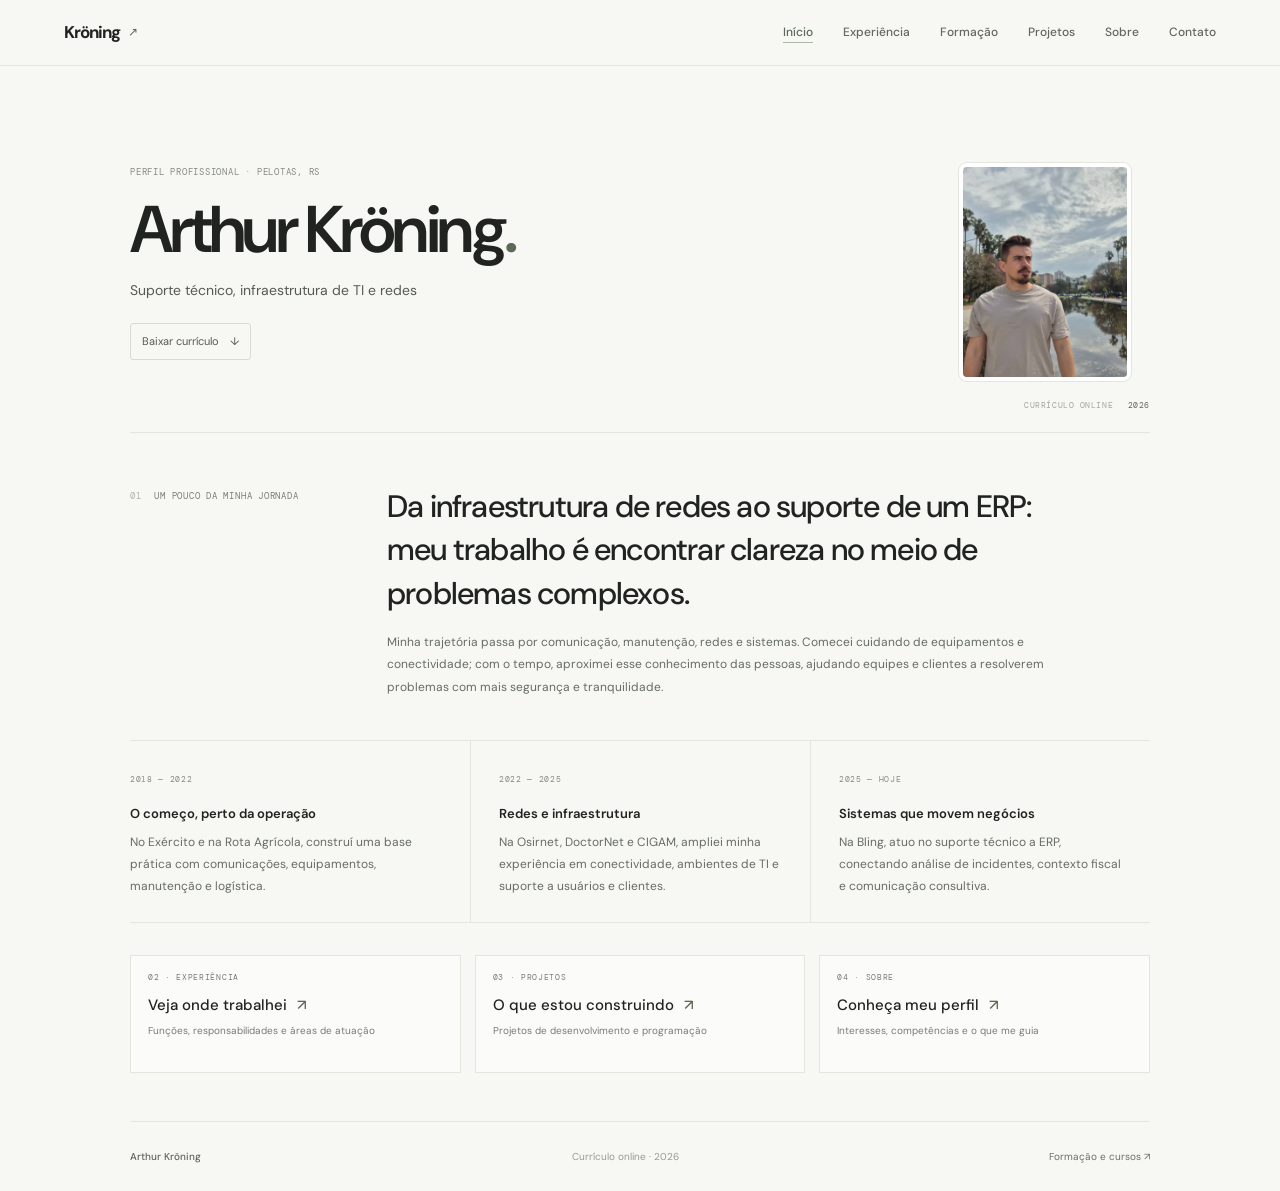
<file: site/index.html>
<!doctype html>
<html lang="pt-BR">
  <head>
    <meta charset="utf-8" />
    <meta name="viewport" content="width=device-width, initial-scale=1" />
    <meta name="theme-color" content="#f7f7f4" />
    <meta name="description" content="A trajetória de Arthur Kröning entre redes, infraestrutura e suporte técnico." />
    <title>Arthur Kröning — Início</title>
    <link rel="preconnect" href="https://fonts.googleapis.com" />
    <link rel="preconnect" href="https://fonts.gstatic.com" crossorigin />
    <link href="https://fonts.googleapis.com/css2?family=DM+Mono:wght@400;500&family=DM+Sans:wght@400;500;600;700&display=swap" rel="stylesheet" />
    <link rel="stylesheet" href="assets/css/base.css" />
    <link rel="stylesheet" href="assets/css/pages/home.css" />
    <script src="assets/js/navigation.js" defer></script>
  </head>
  <body class="page-home">
    <header class="topbar">
      <a class="wordmark" href="index.html" aria-label="Arthur Kröning, início"><span>Kröning</span><i>↗</i></a>
      <nav class="nav-links" aria-label="Navegação principal">
        <a href="index.html" aria-current="page">Início</a>
        <a href="experiencia.html">Experiência</a>
        <a href="formacao.html">Formação</a>
        <a href="projetos.html">Projetos</a>
        <a href="sobre.html">Sobre</a>
        <a href="contato.html">Contato</a>
      </nav>
      <button class="menu-toggle" aria-label="Abrir navegação" aria-expanded="false">Menu <span>＋</span></button>
    </header>

    <main class="page-shell home-page">
      <section class="home-hero" aria-labelledby="name">
        <div class="hero-copy">
          <div class="eyebrow">PERFIL PROFISSIONAL · PELOTAS, RS</div>
          <h1 id="name">Arthur Kröning<span>.</span></h1>
          <p class="hero-role">Suporte técnico, infraestrutura de TI e redes</p>
          <a class="download-link" href="Curriculo.pdf" download>Baixar currículo <span>↓</span></a>
        </div>
        <div class="avatar-frame"><img class="avatar-photo" src="assets/arthur-kroning.png" alt="Arthur Kröning em um parque" /></div>
        <div class="hero-index" aria-hidden="true">CURRÍCULO ONLINE <span>2026</span></div>
      </section>

      <section class="story-section" aria-labelledby="story-title">
        <div class="section-label"><span>01</span> UM POUCO DA MINHA JORNADA</div>
        <div class="story-copy">
          <h2 id="story-title">Da infraestrutura de redes ao suporte de um ERP: meu trabalho é encontrar clareza no meio de problemas complexos.</h2>
          <p>Minha trajetória passa por comunicação, manutenção, redes e sistemas. Comecei cuidando de equipamentos e conectividade; com o tempo, aproximei esse conhecimento das pessoas, ajudando equipes e clientes a resolverem problemas com mais segurança e tranquilidade.</p>
        </div>
      </section>

      <section class="storyline" aria-label="Marcos da trajetória">
        <article class="story-stop"><span class="story-year">2018 — 2022</span><h3>O começo, perto da operação</h3><p>No Exército e na Rota Agrícola, construí uma base prática com comunicações, equipamentos, manutenção e logística.</p></article>
        <article class="story-stop"><span class="story-year">2022 — 2025</span><h3>Redes e infraestrutura</h3><p>Na Osirnet, DoctorNet e CIGAM, ampliei minha experiência em conectividade, ambientes de TI e suporte a usuários e clientes.</p></article>
        <article class="story-stop"><span class="story-year">2025 — hoje</span><h3>Sistemas que movem negócios</h3><p>Na Bling, atuo no suporte técnico a ERP, conectando análise de incidentes, contexto fiscal e comunicação consultiva.</p></article>
      </section>

      <section class="home-next" aria-label="Explore o currículo">
        <a class="next-card" href="experiencia.html"><span class="section-label">02 · EXPERIÊNCIA</span><strong>Veja onde trabalhei <span>↗</span></strong><small>Funções, responsabilidades e áreas de atuação</small></a>
        <a class="next-card" href="projetos.html"><span class="section-label">03 · PROJETOS</span><strong>O que estou construindo <span>↗</span></strong><small>Projetos de desenvolvimento e programação</small></a>
        <a class="next-card" href="sobre.html"><span class="section-label">04 · SOBRE</span><strong>Conheça meu perfil <span>↗</span></strong><small>Interesses, competências e o que me guia</small></a>
      </section>
      <footer><span>Arthur Kröning</span><span>Currículo online · 2026</span><a href="formacao.html">Formação e cursos ↗</a></footer>
    </main>
  </body>
</html>
</file>
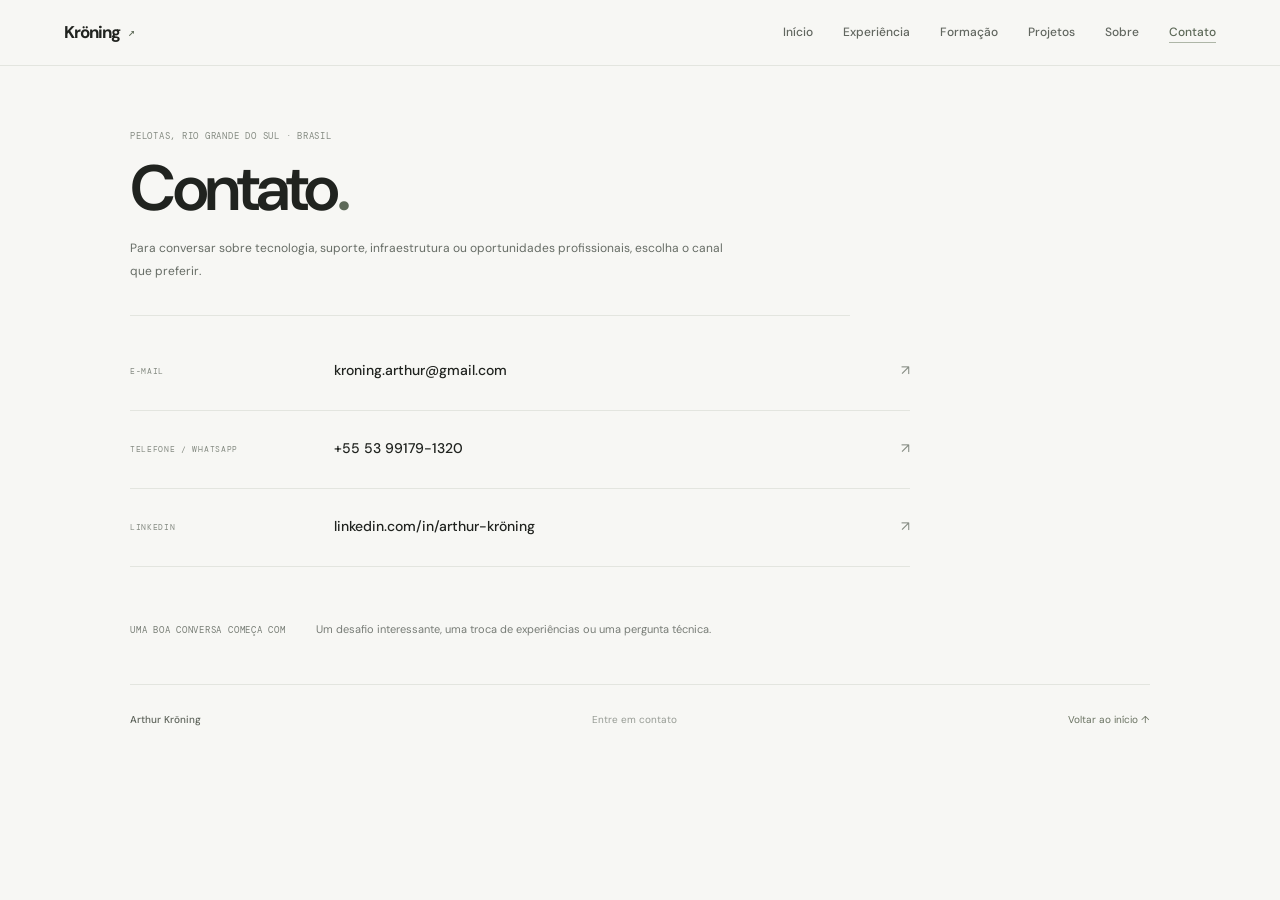
<file: site/contato.html>
<!doctype html>
<html lang="pt-BR">
  <head>
    <meta charset="utf-8" /><meta name="viewport" content="width=device-width, initial-scale=1" /><meta name="theme-color" content="#f7f7f4" />
    <meta name="description" content="Entre em contato com Arthur Kröning." />
    <title>Contato — Arthur Kröning</title>
    <link rel="preconnect" href="https://fonts.googleapis.com" /><link rel="preconnect" href="https://fonts.gstatic.com" crossorigin />
    <link href="https://fonts.googleapis.com/css2?family=DM+Mono:wght@400;500&family=DM+Sans:wght@400;500;600;700&display=swap" rel="stylesheet" />
    <link rel="stylesheet" href="assets/css/base.css" />
    <link rel="stylesheet" href="assets/css/pages/contact.css" />
    <script src="assets/js/navigation.js" defer></script>
  </head>
  <body class="page-contact">
    <header class="topbar"><a class="wordmark" href="index.html" aria-label="Arthur Kröning, início"><span>Kröning</span><i>↗</i></a><nav class="nav-links" aria-label="Navegação principal"><a href="index.html">Início</a><a href="experiencia.html">Experiência</a><a href="formacao.html">Formação</a><a href="projetos.html">Projetos</a><a href="sobre.html">Sobre</a><a href="contato.html" aria-current="page">Contato</a></nav><button class="menu-toggle" aria-label="Abrir navegação" aria-expanded="false">Menu <span>＋</span></button></header>
    <main class="page-shell inner-page contact-page">
      <header class="page-intro"><div class="eyebrow">PELOTAS, RIO GRANDE DO SUL · BRASIL</div><h1>Contato<span>.</span></h1><p>Para conversar sobre tecnologia, suporte, infraestrutura ou oportunidades profissionais, escolha o canal que preferir.</p></header>
      <section class="contact-grid" aria-label="Canais de contato">
        <a class="contact-option" href="mailto:kroning.arthur@gmail.com"><span class="contact-type">E-MAIL</span><strong>kroning.arthur@gmail.com</strong><span class="contact-arrow">↗</span></a>
        <a class="contact-option" href="tel:+5553991791320"><span class="contact-type">TELEFONE / WHATSAPP</span><strong>+55 53 99179-1320</strong><span class="contact-arrow">↗</span></a>
        <a class="contact-option" href="https://www.linkedin.com/in/arthur-kr%C3%B6ning-b1564a186/" target="_blank" rel="noreferrer"><span class="contact-type">LINKEDIN</span><strong>linkedin.com/in/arthur-kröning</strong><span class="contact-arrow">↗</span></a>
      </section>
      <section class="contact-note"><span class="section-label">UMA BOA CONVERSA COMEÇA COM</span><p>Um desafio interessante, uma troca de experiências ou uma pergunta técnica.</p></section>
      <footer><span>Arthur Kröning</span><span>Entre em contato</span><a href="index.html">Voltar ao início ↑</a></footer>
    </main>
  </body>
</html>
</file>
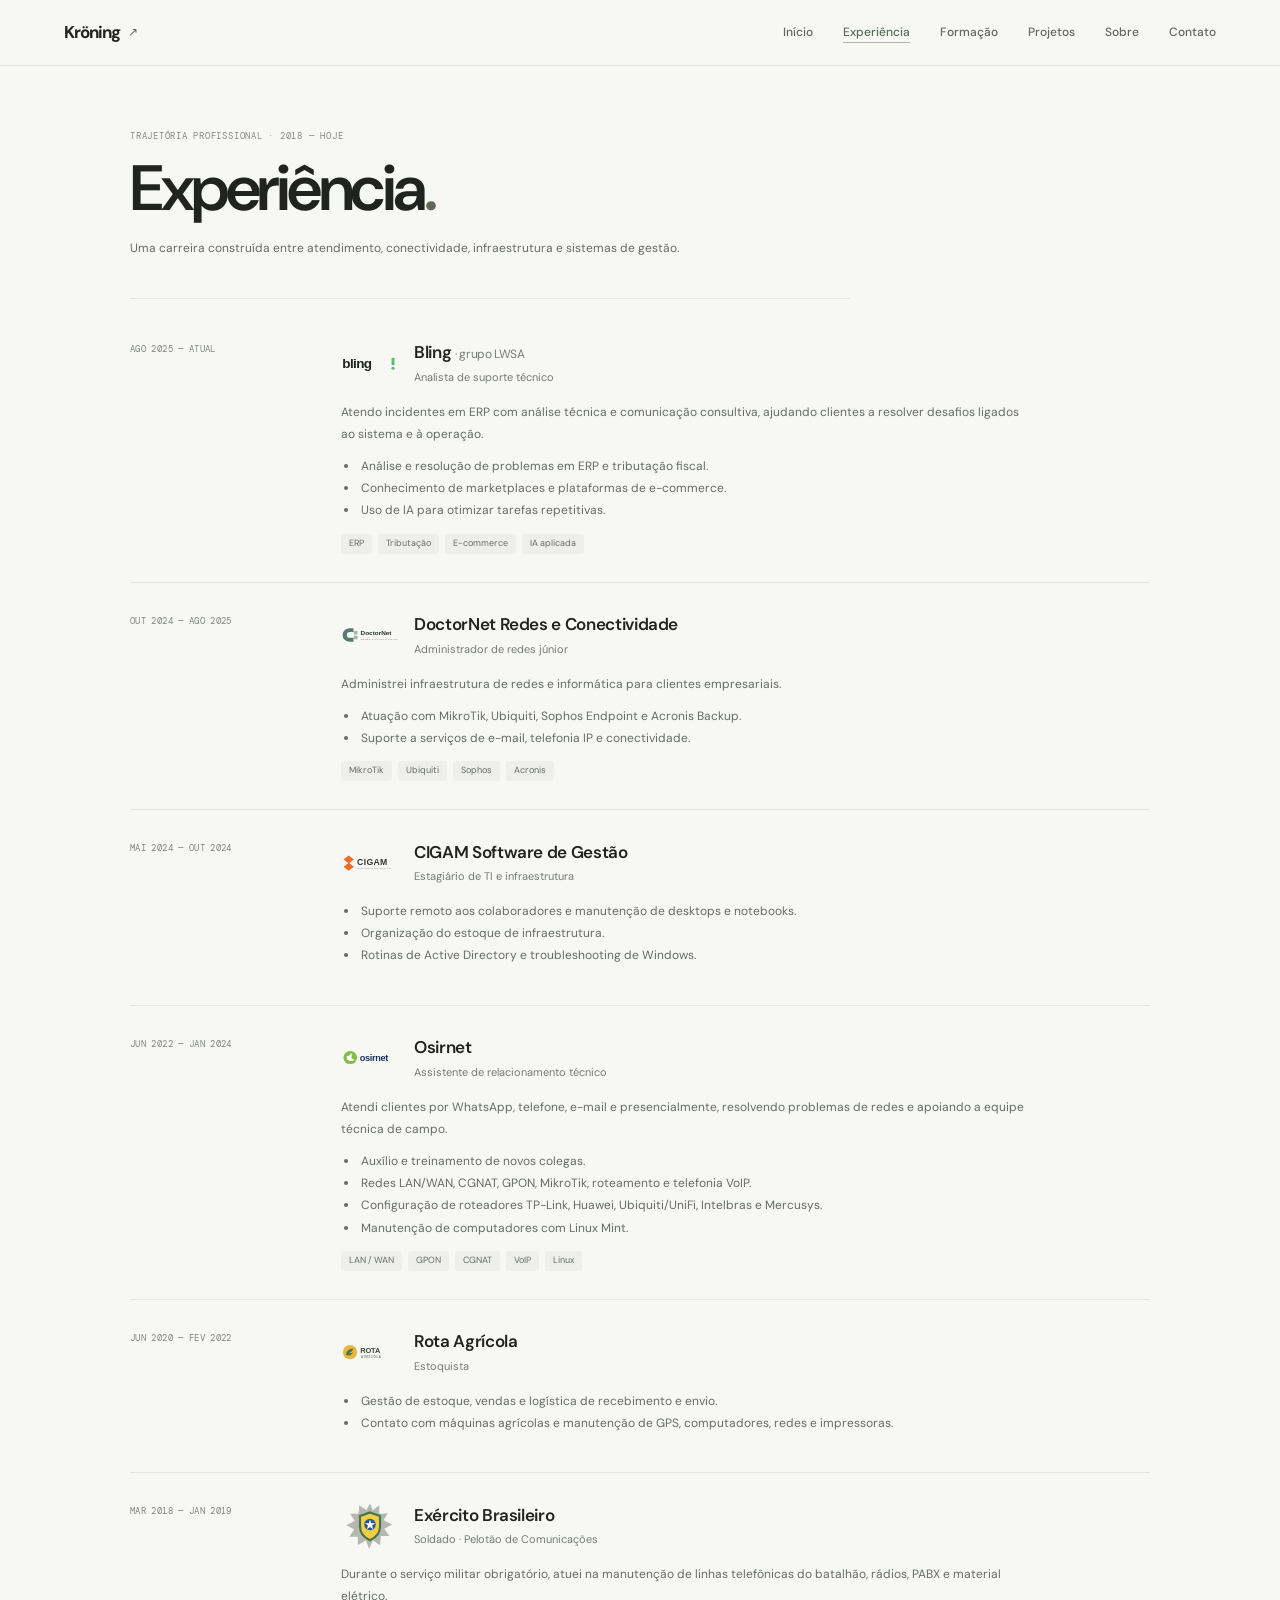
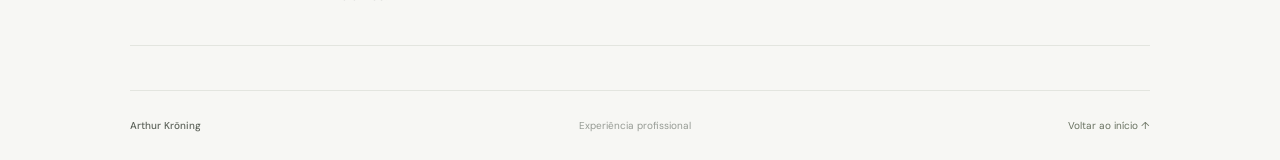
<file: site/experiencia.html>
<!doctype html>
<html lang="pt-BR">
  <head>
    <meta charset="utf-8" /><meta name="viewport" content="width=device-width, initial-scale=1" /><meta name="theme-color" content="#f7f7f4" />
    <meta name="description" content="Experiência profissional de Arthur Kröning em suporte, redes e infraestrutura de TI." />
    <title>Experiência — Arthur Kröning</title>
    <link rel="preconnect" href="https://fonts.googleapis.com" /><link rel="preconnect" href="https://fonts.gstatic.com" crossorigin />
    <link href="https://fonts.googleapis.com/css2?family=DM+Mono:wght@400;500&family=DM+Sans:wght@400;500;600;700&display=swap" rel="stylesheet" />
    <link rel="stylesheet" href="assets/css/base.css" />
    <link rel="stylesheet" href="assets/css/pages/experience.css" />
    <script src="assets/js/navigation.js" defer></script>
  </head>
  <body class="page-experience">
    <header class="topbar"><a class="wordmark" href="index.html" aria-label="Arthur Kröning, início"><span>Kröning</span><i>↗</i></a><nav class="nav-links" aria-label="Navegação principal"><a href="index.html">Início</a><a href="experiencia.html" aria-current="page">Experiência</a><a href="formacao.html">Formação</a><a href="projetos.html">Projetos</a><a href="sobre.html">Sobre</a><a href="contato.html">Contato</a></nav><button class="menu-toggle" aria-label="Abrir navegação" aria-expanded="false">Menu <span>＋</span></button></header>
    <main class="page-shell inner-page">
      <header class="page-intro"><div class="eyebrow">TRAJETÓRIA PROFISSIONAL · 2018 — HOJE</div><h1>Experiência<span>.</span></h1><p>Uma carreira construída entre atendimento, conectividade, infraestrutura e sistemas de gestão.</p></header>
      <section class="timeline" aria-label="Experiências profissionais">
        <article class="timeline-entry"><div class="timeline-date">AGO 2025 — ATUAL</div><div class="timeline-content"><div class="timeline-heading"><img class="company-logo" src="assets/companies/bling.svg" alt="Marca Bling"><div><h2>Bling <span>· grupo LWSA</span></h2><p class="job-title">Analista de suporte técnico</p></div></div><p>Atendo incidentes em ERP com análise técnica e comunicação consultiva, ajudando clientes a resolver desafios ligados ao sistema e à operação.</p><ul><li>Análise e resolução de problemas em ERP e tributação fiscal.</li><li>Conhecimento de marketplaces e plataformas de e-commerce.</li><li>Uso de IA para otimizar tarefas repetitivas.</li></ul><div class="tags"><span>ERP</span><span>Tributação</span><span>E-commerce</span><span>IA aplicada</span></div></div></article>
        <article class="timeline-entry"><div class="timeline-date">OUT 2024 — AGO 2025</div><div class="timeline-content"><div class="timeline-heading"><img class="company-logo" src="assets/companies/doctornet.svg" alt="Marca DoctorNet"><div><h2>DoctorNet Redes e Conectividade</h2><p class="job-title">Administrador de redes júnior</p></div></div><p>Administrei infraestrutura de redes e informática para clientes empresariais.</p><ul><li>Atuação com MikroTik, Ubiquiti, Sophos Endpoint e Acronis Backup.</li><li>Suporte a serviços de e-mail, telefonia IP e conectividade.</li></ul><div class="tags"><span>MikroTik</span><span>Ubiquiti</span><span>Sophos</span><span>Acronis</span></div></div></article>
        <article class="timeline-entry"><div class="timeline-date">MAI 2024 — OUT 2024</div><div class="timeline-content"><div class="timeline-heading"><img class="company-logo" src="assets/companies/cigam.svg" alt="Marca CIGAM"><div><h2>CIGAM Software de Gestão</h2><p class="job-title">Estagiário de TI e infraestrutura</p></div></div><ul><li>Suporte remoto aos colaboradores e manutenção de desktops e notebooks.</li><li>Organização do estoque de infraestrutura.</li><li>Rotinas de Active Directory e troubleshooting de Windows.</li></ul></div></article>
        <article class="timeline-entry"><div class="timeline-date">JUN 2022 — JAN 2024</div><div class="timeline-content"><div class="timeline-heading"><img class="company-logo" src="assets/companies/osirnet.svg" alt="Marca Osirnet"><div><h2>Osirnet</h2><p class="job-title">Assistente de relacionamento técnico</p></div></div><p>Atendi clientes por WhatsApp, telefone, e-mail e presencialmente, resolvendo problemas de redes e apoiando a equipe técnica de campo.</p><ul><li>Auxílio e treinamento de novos colegas.</li><li>Redes LAN/WAN, CGNAT, GPON, MikroTik, roteamento e telefonia VoIP.</li><li>Configuração de roteadores TP-Link, Huawei, Ubiquiti/UniFi, Intelbras e Mercusys.</li><li>Manutenção de computadores com Linux Mint.</li></ul><div class="tags"><span>LAN / WAN</span><span>GPON</span><span>CGNAT</span><span>VoIP</span><span>Linux</span></div></div></article>
        <article class="timeline-entry"><div class="timeline-date">JUN 2020 — FEV 2022</div><div class="timeline-content"><div class="timeline-heading"><img class="company-logo" src="assets/companies/rota-agricola.svg" alt="Marca Rota Agrícola"><div><h2>Rota Agrícola</h2><p class="job-title">Estoquista</p></div></div><ul><li>Gestão de estoque, vendas e logística de recebimento e envio.</li><li>Contato com máquinas agrícolas e manutenção de GPS, computadores, redes e impressoras.</li></ul></div></article>
        <article class="timeline-entry"><div class="timeline-date">MAR 2018 — JAN 2019</div><div class="timeline-content"><div class="timeline-heading"><img class="company-logo" src="assets/companies/exercito.svg" alt="Emblema do Exército Brasileiro"><div><h2>Exército Brasileiro</h2><p class="job-title">Soldado · Pelotão de Comunicações</p></div></div><p>Durante o serviço militar obrigatório, atuei na manutenção de linhas telefônicas do batalhão, rádios, PABX e material elétrico.</p></div></article>
      </section>
      <footer><span>Arthur Kröning</span><span>Experiência profissional</span><a href="index.html">Voltar ao início ↑</a></footer>
    </main>
  </body>
</html>
</file>
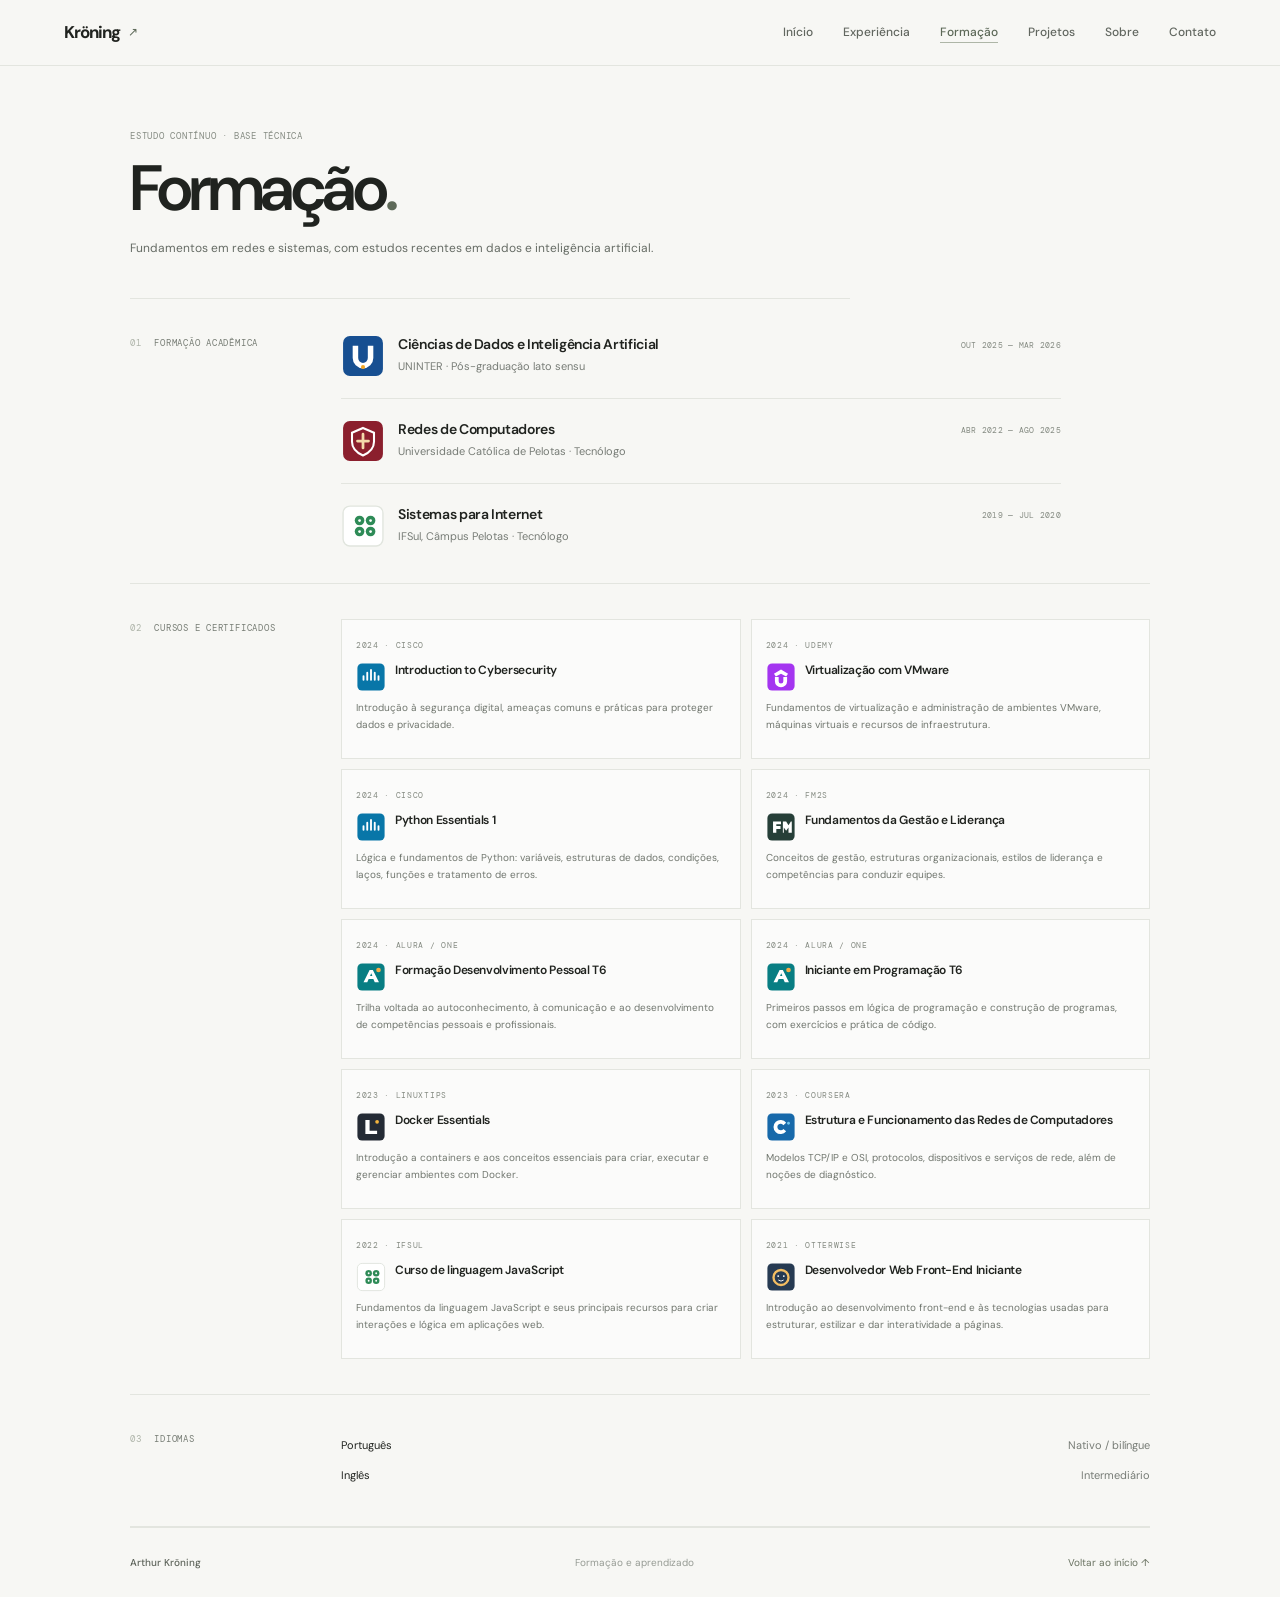
<file: site/formacao.html>
<!doctype html>
<html lang="pt-BR">
  <head>
    <meta charset="utf-8" /><meta name="viewport" content="width=device-width, initial-scale=1" /><meta name="theme-color" content="#f7f7f4" />
    <meta name="description" content="Formação acadêmica, cursos e certificados de Arthur Kröning." />
    <title>Formação — Arthur Kröning</title>
    <link rel="preconnect" href="https://fonts.googleapis.com" /><link rel="preconnect" href="https://fonts.gstatic.com" crossorigin />
    <link href="https://fonts.googleapis.com/css2?family=DM+Mono:wght@400;500&family=DM+Sans:wght@400;500;600;700&display=swap" rel="stylesheet" />
    <link rel="stylesheet" href="assets/css/base.css" />
    <link rel="stylesheet" href="assets/css/pages/education.css" />
    <script src="assets/js/navigation.js" defer></script>
  </head>
  <body class="page-education">
    <header class="topbar"><a class="wordmark" href="index.html" aria-label="Arthur Kröning, início"><span>Kröning</span><i>↗</i></a><nav class="nav-links" aria-label="Navegação principal"><a href="index.html">Início</a><a href="experiencia.html">Experiência</a><a href="formacao.html" aria-current="page">Formação</a><a href="projetos.html">Projetos</a><a href="sobre.html">Sobre</a><a href="contato.html">Contato</a></nav><button class="menu-toggle" aria-label="Abrir navegação" aria-expanded="false">Menu <span>＋</span></button></header>
    <main class="page-shell inner-page">
      <header class="page-intro"><div class="eyebrow">ESTUDO CONTÍNUO · BASE TÉCNICA</div><h1>Formação<span>.</span></h1><p>Fundamentos em redes e sistemas, com estudos recentes em dados e inteligência artificial.</p></header>
      <section class="content-block"><div class="section-label"><span>01</span> FORMAÇÃO ACADÊMICA</div><div class="education-list">
        <article class="education-item"><div class="education-identity"><img class="education-logo" src="assets/education/uninter.svg" alt="Marca UNINTER"><div><h2>Ciências de Dados e Inteligência Artificial</h2><p>UNINTER · Pós-graduação lato sensu</p></div></div><span class="job-date">OUT 2025 — MAR 2026</span></article>
        <article class="education-item"><div class="education-identity"><img class="education-logo" src="assets/education/ucpel.svg" alt="Marca da Universidade Católica de Pelotas"><div><h2>Redes de Computadores</h2><p>Universidade Católica de Pelotas · Tecnólogo</p></div></div><span class="job-date">ABR 2022 — AGO 2025</span></article>
        <article class="education-item"><div class="education-identity"><img class="education-logo" src="assets/education/ifsul.svg" alt="Marca IFSul"><div><h2>Sistemas para Internet</h2><p>IFSul, Câmpus Pelotas · Tecnólogo</p></div></div><span class="job-date">2019 — JUL 2020</span></article>
      </div></section>
      <section class="content-block"><div class="section-label"><span>02</span> CURSOS E CERTIFICADOS</div><div class="cert-grid">
        <article class="cert-item"><span>2024 · CISCO</span><div class="cert-heading"><img class="provider-logo" src="assets/education/cisco.svg" alt="Marca Cisco"><h2>Introduction to Cybersecurity</h2></div><p>Introdução à segurança digital, ameaças comuns e práticas para proteger dados e privacidade.</p></article>
        <article class="cert-item"><span>2024 · UDEMY</span><div class="cert-heading"><img class="provider-logo" src="assets/education/udemy.svg" alt="Marca Udemy"><h2>Virtualização com VMware</h2></div><p>Fundamentos de virtualização e administração de ambientes VMware, máquinas virtuais e recursos de infraestrutura.</p></article>
        <article class="cert-item"><span>2024 · CISCO</span><div class="cert-heading"><img class="provider-logo" src="assets/education/cisco.svg" alt="Marca Cisco"><h2>Python Essentials 1</h2></div><p>Lógica e fundamentos de Python: variáveis, estruturas de dados, condições, laços, funções e tratamento de erros.</p></article>
        <article class="cert-item"><span>2024 · FM2S</span><div class="cert-heading"><img class="provider-logo" src="assets/education/fm2s.svg" alt="Marca FM2S"><h2>Fundamentos da Gestão e Liderança</h2></div><p>Conceitos de gestão, estruturas organizacionais, estilos de liderança e competências para conduzir equipes.</p></article>
        <article class="cert-item"><span>2024 · ALURA / ONE</span><div class="cert-heading"><img class="provider-logo" src="assets/education/alura-one.svg" alt="Marca Alura / ONE"><h2>Formação Desenvolvimento Pessoal T6</h2></div><p>Trilha voltada ao autoconhecimento, à comunicação e ao desenvolvimento de competências pessoais e profissionais.</p></article>
        <article class="cert-item"><span>2024 · ALURA / ONE</span><div class="cert-heading"><img class="provider-logo" src="assets/education/alura-one.svg" alt="Marca Alura / ONE"><h2>Iniciante em Programação T6</h2></div><p>Primeiros passos em lógica de programação e construção de programas, com exercícios e prática de código.</p></article>
        <article class="cert-item"><span>2023 · LINUXTIPS</span><div class="cert-heading"><img class="provider-logo" src="assets/education/linuxtips.svg" alt="Marca LINUXtips"><h2>Docker Essentials</h2></div><p>Introdução a containers e aos conceitos essenciais para criar, executar e gerenciar ambientes com Docker.</p></article>
        <article class="cert-item"><span>2023 · COURSERA</span><div class="cert-heading"><img class="provider-logo" src="assets/education/coursera.svg" alt="Marca Coursera"><h2>Estrutura e Funcionamento das Redes de Computadores</h2></div><p>Modelos TCP/IP e OSI, protocolos, dispositivos e serviços de rede, além de noções de diagnóstico.</p></article>
        <article class="cert-item"><span>2022 · IFSUL</span><div class="cert-heading"><img class="provider-logo" src="assets/education/ifsul.svg" alt="Marca IFSul"><h2>Curso de linguagem JavaScript</h2></div><p>Fundamentos da linguagem JavaScript e seus principais recursos para criar interações e lógica em aplicações web.</p></article>
        <article class="cert-item"><span>2021 · OTTERWISE</span><div class="cert-heading"><img class="provider-logo" src="assets/education/otterwise.svg" alt="Marca Otterwise"><h2>Desenvolvedor Web Front-End Iniciante</h2></div><p>Introdução ao desenvolvimento front-end e às tecnologias usadas para estruturar, estilizar e dar interatividade a páginas.</p></article>
      </div></section>
      <section class="content-block language-block"><div class="section-label"><span>03</span> IDIOMAS</div><div><div class="language-row"><span>Português</span><span>Nativo / bilíngue</span></div><div class="language-row"><span>Inglês</span><span>Intermediário</span></div></div></section>
      <footer><span>Arthur Kröning</span><span>Formação e aprendizado</span><a href="index.html">Voltar ao início ↑</a></footer>
    </main>
  </body>
</html>
</file>
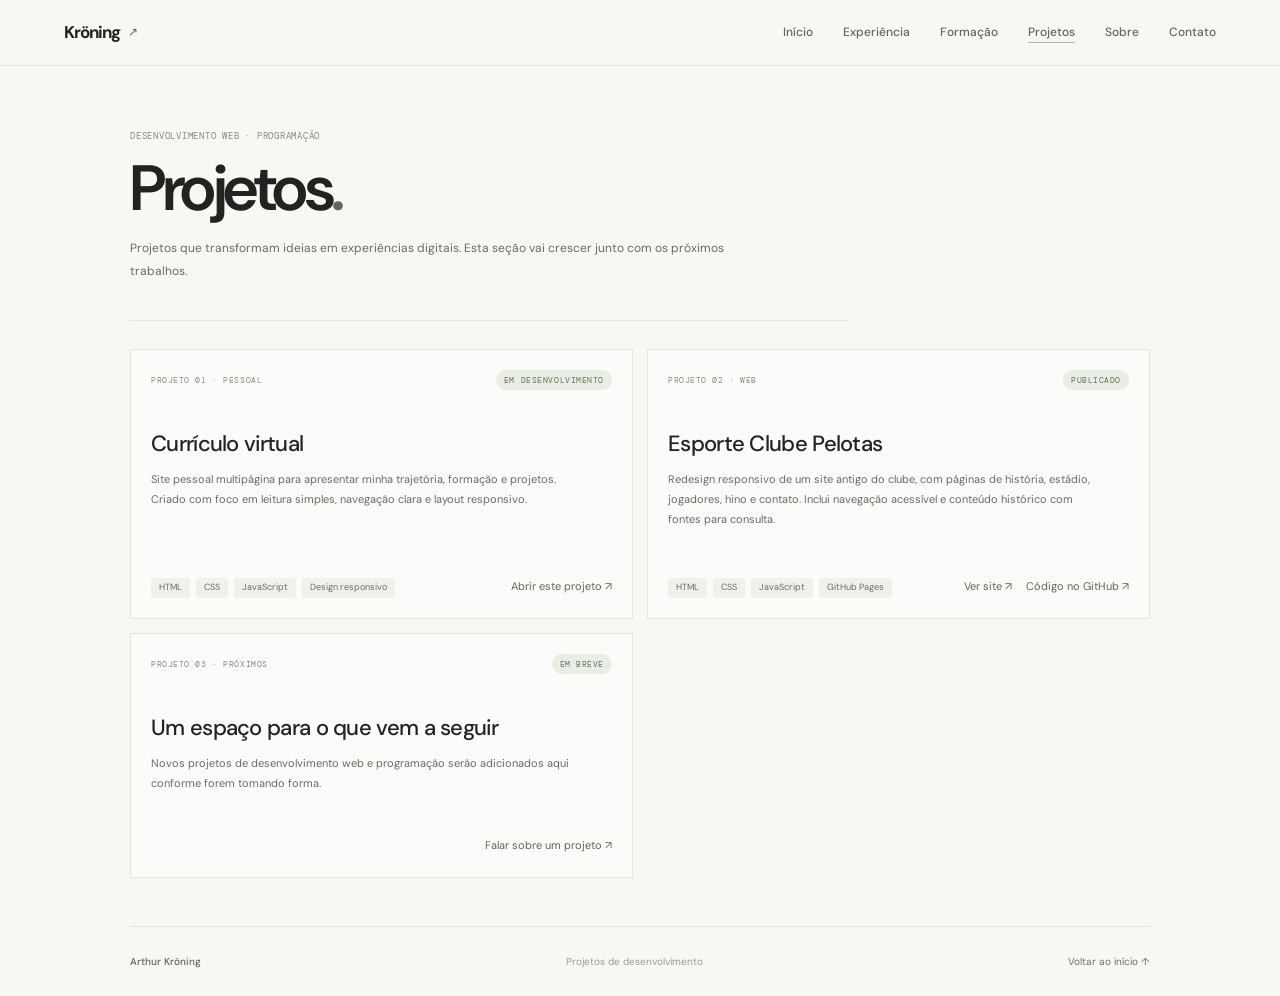
<file: site/projetos.html>
<!doctype html>
<html lang="pt-BR">
  <head>
    <meta charset="utf-8" /><meta name="viewport" content="width=device-width, initial-scale=1" /><meta name="theme-color" content="#f7f7f4" />
    <meta name="description" content="Projetos de desenvolvimento web e programação de Arthur Kröning." />
    <title>Projetos — Arthur Kröning</title>
    <link rel="preconnect" href="https://fonts.googleapis.com" /><link rel="preconnect" href="https://fonts.gstatic.com" crossorigin />
    <link href="https://fonts.googleapis.com/css2?family=DM+Mono:wght@400;500&family=DM+Sans:wght@400;500;600;700&display=swap" rel="stylesheet" />
    <link rel="stylesheet" href="assets/css/base.css" />
    <link rel="stylesheet" href="assets/css/pages/projects.css" />
    <script src="assets/js/navigation.js" defer></script>
  </head>
  <body class="page-projects">
    <header class="topbar"><a class="wordmark" href="index.html" aria-label="Arthur Kröning, início"><span>Kröning</span><i>↗</i></a><nav class="nav-links" aria-label="Navegação principal"><a href="index.html">Início</a><a href="experiencia.html">Experiência</a><a href="formacao.html">Formação</a><a href="projetos.html" aria-current="page">Projetos</a><a href="sobre.html">Sobre</a><a href="contato.html">Contato</a></nav><button class="menu-toggle" aria-label="Abrir navegação" aria-expanded="false">Menu <span>＋</span></button></header>
    <main class="page-shell inner-page">
      <header class="page-intro"><div class="eyebrow">DESENVOLVIMENTO WEB · PROGRAMAÇÃO</div><h1>Projetos<span>.</span></h1><p>Projetos que transformam ideias em experiências digitais. Esta seção vai crescer junto com os próximos trabalhos.</p></header>
      <section class="project-grid" aria-label="Lista de projetos">
        <article class="project-card">
          <div class="project-meta"><span class="project-kind">PROJETO 01 · PESSOAL</span><span class="project-status">Em desenvolvimento</span></div>
          <h2>Currículo virtual</h2>
          <p>Site pessoal multipágina para apresentar minha trajetória, formação e projetos. Criado com foco em leitura simples, navegação clara e layout responsivo.</p>
          <div class="tags"><span>HTML</span><span>CSS</span><span>JavaScript</span><span>Design responsivo</span></div>
          <a class="project-card-link" href="index.html">Abrir este projeto ↗</a>
        </article>
        <article class="project-card project-card-linked">
          <div class="project-meta"><span class="project-kind">PROJETO 02 · WEB</span><span class="project-status">Publicado</span></div>
          <h2>Esporte Clube Pelotas</h2>
          <p>Redesign responsivo de um site antigo do clube, com páginas de história, estádio, jogadores, hino e contato. Inclui navegação acessível e conteúdo histórico com fontes para consulta.</p>
          <div class="tags"><span>HTML</span><span>CSS</span><span>JavaScript</span><span>GitHub Pages</span></div>
          <div class="project-card-links">
            <a href="https://arthurkroning.github.io/esporte-clube-pelotas-site/" target="_blank" rel="noopener noreferrer">Ver site ↗</a>
            <a href="https://github.com/arthurkroning/esporte-clube-pelotas-site" target="_blank" rel="noopener noreferrer">Código no GitHub ↗</a>
          </div>
        </article>
        <article class="project-card project-invite">
          <div class="project-meta"><span class="project-kind">PROJETO 03 · PRÓXIMOS</span><span class="project-status">Em breve</span></div>
          <h2>Um espaço para o que vem a seguir</h2>
          <p>Novos projetos de desenvolvimento web e programação serão adicionados aqui conforme forem tomando forma.</p>
          <a class="project-card-link" href="contato.html">Falar sobre um projeto ↗</a>
        </article>
      </section>
      <footer><span>Arthur Kröning</span><span>Projetos de desenvolvimento</span><a href="index.html">Voltar ao início ↑</a></footer>
    </main>
  </body>
</html>
</file>
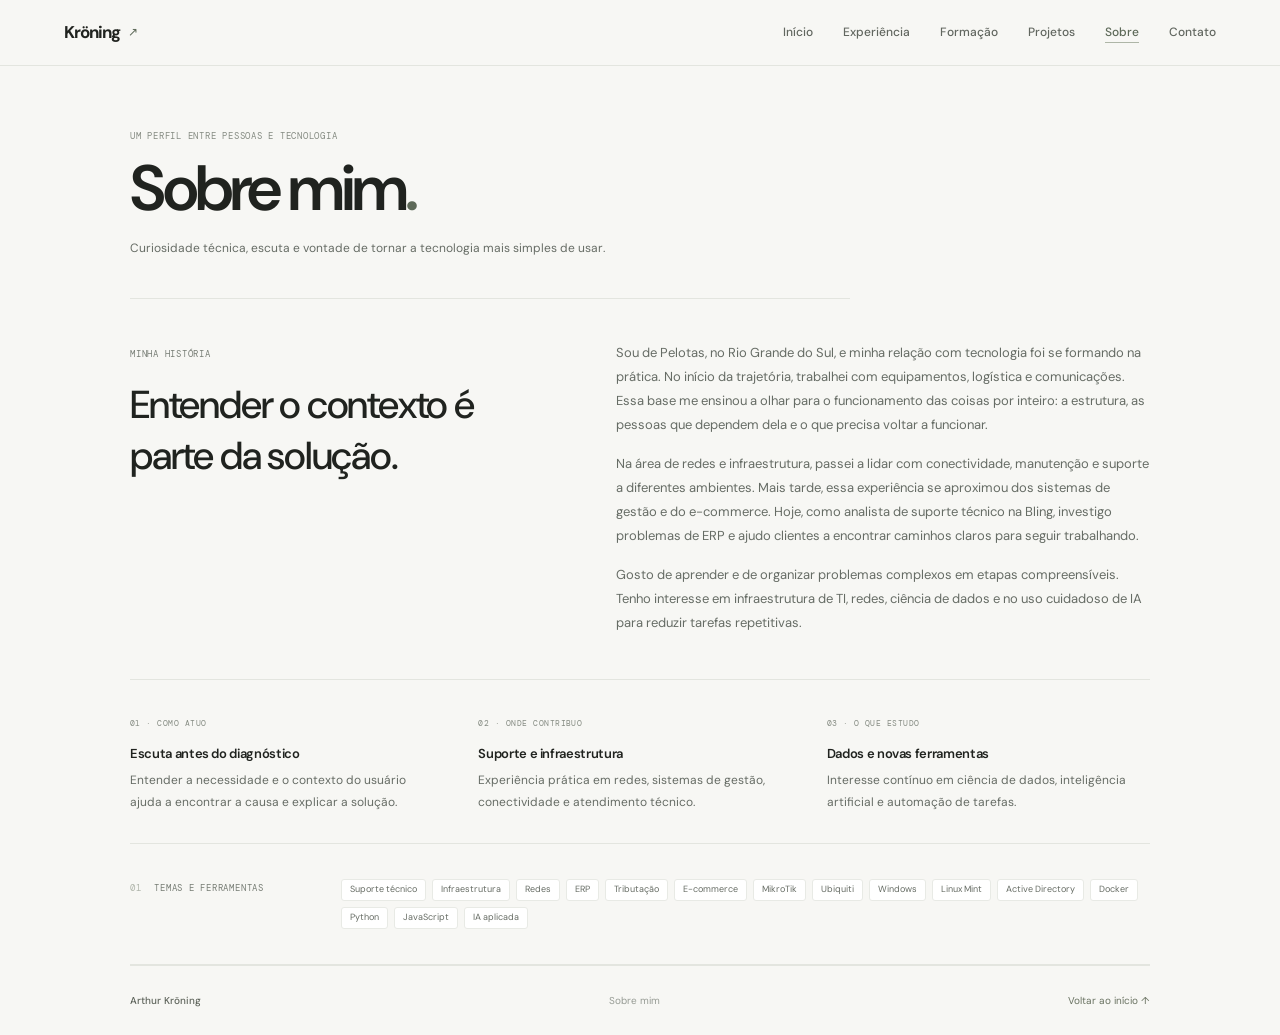
<file: site/sobre.html>
<!doctype html>
<html lang="pt-BR">
  <head>
    <meta charset="utf-8" /><meta name="viewport" content="width=device-width, initial-scale=1" /><meta name="theme-color" content="#f7f7f4" />
    <meta name="description" content="Sobre Arthur Kröning e sua atuação em suporte, redes e infraestrutura." />
    <title>Sobre — Arthur Kröning</title>
    <link rel="preconnect" href="https://fonts.googleapis.com" /><link rel="preconnect" href="https://fonts.gstatic.com" crossorigin />
    <link href="https://fonts.googleapis.com/css2?family=DM+Mono:wght@400;500&family=DM+Sans:wght@400;500;600;700&display=swap" rel="stylesheet" />
    <link rel="stylesheet" href="assets/css/base.css" />
    <link rel="stylesheet" href="assets/css/pages/about.css" />
    <script src="assets/js/navigation.js" defer></script>
  </head>
  <body class="page-about">
    <header class="topbar"><a class="wordmark" href="index.html" aria-label="Arthur Kröning, início"><span>Kröning</span><i>↗</i></a><nav class="nav-links" aria-label="Navegação principal"><a href="index.html">Início</a><a href="experiencia.html">Experiência</a><a href="formacao.html">Formação</a><a href="projetos.html">Projetos</a><a href="sobre.html" aria-current="page">Sobre</a><a href="contato.html">Contato</a></nav><button class="menu-toggle" aria-label="Abrir navegação" aria-expanded="false">Menu <span>＋</span></button></header>
    <main class="page-shell inner-page">
      <header class="page-intro"><div class="eyebrow">UM PERFIL ENTRE PESSOAS E TECNOLOGIA</div><h1>Sobre mim<span>.</span></h1><p>Curiosidade técnica, escuta e vontade de tornar a tecnologia mais simples de usar.</p></header>
      <section class="about-story">
        <div class="story-lead"><span class="section-label">MINHA HISTÓRIA</span><h2>Entender o contexto é parte da solução.</h2></div>
        <div class="story-body"><p>Sou de Pelotas, no Rio Grande do Sul, e minha relação com tecnologia foi se formando na prática. No início da trajetória, trabalhei com equipamentos, logística e comunicações. Essa base me ensinou a olhar para o funcionamento das coisas por inteiro: a estrutura, as pessoas que dependem dela e o que precisa voltar a funcionar.</p><p>Na área de redes e infraestrutura, passei a lidar com conectividade, manutenção e suporte a diferentes ambientes. Mais tarde, essa experiência se aproximou dos sistemas de gestão e do e-commerce. Hoje, como analista de suporte técnico na Bling, investigo problemas de ERP e ajudo clientes a encontrar caminhos claros para seguir trabalhando.</p><p>Gosto de aprender e de organizar problemas complexos em etapas compreensíveis. Tenho interesse em infraestrutura de TI, redes, ciência de dados e no uso cuidadoso de IA para reduzir tarefas repetitivas.</p></div>
      </section>
      <section class="focus-grid"><article><span>01 · COMO ATUO</span><h2>Escuta antes do diagnóstico</h2><p>Entender a necessidade e o contexto do usuário ajuda a encontrar a causa e explicar a solução.</p></article><article><span>02 · ONDE CONTRIBUO</span><h2>Suporte e infraestrutura</h2><p>Experiência prática em redes, sistemas de gestão, conectividade e atendimento técnico.</p></article><article><span>03 · O QUE ESTUDO</span><h2>Dados e novas ferramentas</h2><p>Interesse contínuo em ciência de dados, inteligência artificial e automação de tarefas.</p></article></section>
      <section class="content-block tools-block"><div class="section-label"><span>01</span> TEMAS E FERRAMENTAS</div><div class="tag-cloud"><span>Suporte técnico</span><span>Infraestrutura</span><span>Redes</span><span>ERP</span><span>Tributação</span><span>E-commerce</span><span>MikroTik</span><span>Ubiquiti</span><span>Windows</span><span>Linux Mint</span><span>Active Directory</span><span>Docker</span><span>Python</span><span>JavaScript</span><span>IA aplicada</span></div></section>
      <footer><span>Arthur Kröning</span><span>Sobre mim</span><a href="index.html">Voltar ao início ↑</a></footer>
    </main>
  </body>
</html>
</file>
<file: site/assets/css/base.css>
:root {
  color-scheme: light;
  --paper: #f7f7f4;
  --ink: #20231f;
  --muted: #777c76;
  --rule: #e3e5df;
  --accent: #5d6958;
  --mono: "DM Mono", "SFMono-Regular", Consolas, monospace;
  --sans: "DM Sans", Inter, -apple-system, BlinkMacSystemFont, "Segoe UI", sans-serif;
}

*,
*::before,
*::after { box-sizing: border-box; }

html { scroll-behavior: smooth; }

body {
  margin: 0;
  background: var(--paper);
  color: var(--ink);
  font: 14px/1.7 var(--sans);
  -webkit-font-smoothing: antialiased;
}

a { color: inherit; text-decoration: none; }

h1 {
  margin: 0;
  font-size: clamp(42px, 7vw, 68px);
  line-height: 1.05;
  letter-spacing: -3.5px;
  font-weight: 600;
}

h1 > span { color: var(--accent); }

.topbar {
  position: sticky;
  z-index: 10;
  top: 0;
  display: flex;
  align-items: center;
  justify-content: space-between;
  height: 66px;
  padding: 0 max(5vw, calc((100vw - 1160px) / 2));
  border-bottom: 1px solid var(--rule);
  background: rgba(247, 247, 244, .95);
  backdrop-filter: blur(14px);
}

.wordmark { display: inline-flex; align-items: center; gap: 8px; font-weight: 700; letter-spacing: -1px; }
.wordmark span { font-size: 17px; }
.wordmark i { color: var(--accent); font: 12px var(--mono); }

.nav-links { display: flex; align-items: center; gap: 30px; color: #626760; font-size: 12px; font-weight: 500; }
.nav-links a { transition: color .2s; }
.nav-links a:hover,
.nav-links a:focus-visible,
.nav-links a[aria-current="page"] { color: var(--accent); }
.nav-links a[aria-current="page"] { text-decoration: underline; text-decoration-color: #aeb6a7; text-underline-offset: 6px; }

.menu-toggle { display: none; border: 0; background: none; color: var(--ink); font: inherit; cursor: pointer; }

.page-shell { max-width: 1080px; margin: 0 auto; padding: 0 30px; }
.inner-page { padding-top: 63px; }
.page-intro { max-width: 720px; padding: 0 0 38px; border-bottom: 1px solid var(--rule); }
.page-intro .eyebrow { margin-bottom: 11px; }
.page-intro h1 { font-size: clamp(43px, 6vw, 64px); }
.page-intro p { max-width: 600px; margin: 15px 0 0; font-size: 13px; }

.eyebrow,
.section-label,
.job-date,
.story-year,
.cert-item > span,
.contact-type {
  font-family: var(--mono);
  font-size: 9px;
  letter-spacing: .085em;
  text-transform: uppercase;
}

.eyebrow { color: #858b82; }
.section-label { padding-top: 5px; color: #777d75; line-height: 1.5; white-space: nowrap; }
.section-label > span { margin-right: 7px; color: #aeb4a9; }

.story-copy p,
.story-stop p,
.page-intro p,
.timeline-content p,
.timeline-content li,
.story-body p,
.focus-grid p {
  color: #666c65;
  font-size: 12px;
  line-height: 1.85;
}

.tags,
.tag-cloud { display: flex; flex-wrap: wrap; gap: 6px; margin-top: 12px; }
.tags span,
.tag-cloud span { padding: 3px 8px; border-radius: 3px; background: #eeefeb; color: #666c64; font-size: 9px; line-height: 1.55; }

footer {
  display: flex;
  align-items: center;
  justify-content: space-between;
  min-height: 70px;
  border-top: 1px solid var(--rule);
  color: #969b94;
  font-size: 10px;
}

footer span:first-child { color: #5d635a; font-weight: 500; }
footer a { color: #687160; }

@media (max-width: 760px) {
  .topbar { height: 58px; padding: 0 20px; }
  .nav-links {
    position: absolute;
    top: 57px;
    right: 0;
    left: 0;
    display: none;
    flex-direction: column;
    align-items: flex-start;
    gap: 13px;
    padding: 17px 22px 21px;
    border-bottom: 1px solid var(--rule);
    background: var(--paper);
  }
  .nav-links.open { display: flex; }
  .menu-toggle { display: block; color: #61665f; font-size: 11px; }
  .menu-toggle span { padding-left: 6px; font-size: 15px; }
  .page-shell { padding: 0 21px; }
  .inner-page { padding-top: 42px; }
  .page-intro { padding-bottom: 29px; }
  footer { gap: 9px; flex-wrap: wrap; padding: 15px 0; }
}

@media (max-width: 430px) {
  h1 { letter-spacing: -2.4px; }
  .page-intro h1 { font-size: 45px; }
}

@media (prefers-reduced-motion: reduce) {
  html { scroll-behavior: auto; }
  *, *::before, *::after { transition-duration: .01ms !important; }
}
</file>
<file: site/assets/css/pages/home.css>
/* Página inicial: apresentação e narrativa da trajetória. */
.page-home .home-page { padding-top: 45px; }
.page-home .home-hero {
  position: relative;
  display: grid;
  grid-template-columns: 1fr 210px;
  align-items: center;
  gap: 40px;
  min-height: 322px;
  border-bottom: 1px solid var(--rule);
}
.page-home .hero-copy { padding: 15px 0 33px; }
.page-home .hero-copy h1 { margin-top: 14px; font-size: clamp(44px, 6vw, 66px); letter-spacing: -3.5px; white-space: nowrap; }
.page-home .hero-role { margin: 15px 0 20px; color: #555b54; font-size: 14px; }
.page-home .download-link { display: inline-flex; align-items: center; gap: 11px; padding: 8px 11px; border: 1px solid #d8dbd4; border-radius: 3px; color: #565b54; font-size: 11px; transition: background .2s, border-color .2s; }
.page-home .download-link:hover { border-color: #c9cec4; background: #eeefeb; }
.page-home .avatar-frame { width: 172px; height: 218px; justify-self: center; overflow: hidden; border: 4px solid #fff; border-radius: 8px; background: #e6e8e0; box-shadow: 0 0 0 1px var(--rule); }
.page-home .avatar-photo { display: block; width: 100%; height: 100%; object-fit: cover; object-position: 49% 35%; transform: scale(1.1); }
.page-home .hero-index { position: absolute; right: 0; bottom: 20px; color: #a0a69d; font: 8px/1.6 var(--mono); letter-spacing: .07em; text-align: right; white-space: nowrap; }
.page-home .hero-index span { margin-left: 9px; color: #61685e; }
.page-home .story-section { display: grid; grid-template-columns: 215px 1fr; gap: 42px; padding: 52px 0 42px; border-bottom: 1px solid var(--rule); }
.page-home .story-copy h2 { max-width: 690px; margin: 0 0 16px; font-size: clamp(22px, 3vw, 31px); font-weight: 500; line-height: 1.4; letter-spacing: -.8px; }
.page-home .story-copy p { max-width: 690px; margin: 0; }
.page-home .storyline { display: grid; grid-template-columns: repeat(3, 1fr); border-bottom: 1px solid var(--rule); }
.page-home .story-stop { padding: 25px 28px 25px 0; }
.page-home .story-stop + .story-stop { padding-left: 28px; border-left: 1px solid var(--rule); }
.page-home .story-year { color: #858b82; font-size: 8px; }
.page-home .story-stop h3 { margin: 13px 0 6px; font-size: 13px; font-weight: 600; }
.page-home .story-stop p { margin: 0; }
.page-home .home-next { display: grid; grid-template-columns: repeat(3, 1fr); gap: 14px; padding: 32px 0 48px; }
.page-home .next-card { display: flex; flex-direction: column; align-items: flex-start; min-height: 118px; padding: 15px 17px; border: 1px solid var(--rule); background: rgba(255, 255, 255, .45); transition: background .2s, border-color .2s; }
.page-home .next-card:hover { border-color: #ccd1c7; background: #fff; }
.page-home .next-card .section-label { padding: 0; font-size: 8px; }
.page-home .next-card strong { margin-top: 10px; font-size: 15px; font-weight: 500; }
.page-home .next-card strong span { margin-left: 6px; color: var(--accent); }
.page-home .next-card small { margin-top: 3px; color: var(--muted); font-size: 10px; }

@media (max-width: 760px) {
  .page-home .home-page { padding-top: 24px; }
  .page-home .home-hero { grid-template-columns: 1fr 138px; gap: 12px; min-height: 285px; }
  .page-home .hero-copy h1 { font-size: clamp(40px, 7.2vw, 52px); letter-spacing: -2.7px; }
  .page-home .hero-role { max-width: 270px; font-size: 12px; }
  .page-home .avatar-frame { width: 128px; height: 172px; }
  .page-home .avatar-photo { object-position: 49% 35%; transform: scale(1.12); }
  .page-home .hero-index { bottom: 13px; }
  .page-home .story-section { grid-template-columns: 1fr; gap: 15px; padding: 32px 0; }
  .page-home .storyline { grid-template-columns: 1fr; }
  .page-home .story-stop,
  .page-home .story-stop + .story-stop { padding: 19px 0; border-left: 0; }
  .page-home .story-stop + .story-stop { border-top: 1px solid var(--rule); }
  .page-home .story-stop h3 { margin-top: 8px; }
  .page-home .home-next { grid-template-columns: 1fr 1fr; padding: 24px 0 32px; }
}

@media (max-width: 430px) {
  .page-home .home-hero { grid-template-columns: minmax(0, 1fr) 82px; min-height: 245px; }
  .page-home .hero-copy h1 { font-size: clamp(27px, 8.2vw, 36px); letter-spacing: -1.9px; }
  .page-home .hero-copy .eyebrow { max-width: 210px; font-size: 8px; }
  .page-home .avatar-frame { width: 78px; height: 116px; }
  .page-home .avatar-photo { object-position: 49% 35%; transform: scale(1.12); }
  .page-home .hero-index { font-size: 5px; letter-spacing: .015em; }
  .page-home .hero-index span { margin-left: 4px; }
  .page-home .home-next { grid-template-columns: 1fr; gap: 8px; }
}
</file>
<file: site/assets/css/pages/contact.css>
/* Página Contato: canais de comunicação. */
.page-contact .contact-page .page-intro { padding-bottom: 33px; }
.page-contact .contact-grid { display: grid; grid-template-columns: 1fr; max-width: 780px; padding: 17px 0 29px; }
.page-contact .contact-option { position: relative; display: grid; grid-template-columns: 190px 1fr 25px; align-items: center; gap: 14px; min-height: 78px; border-bottom: 1px solid var(--rule); transition: color .2s; }
.page-contact .contact-option:hover { color: var(--accent); }
.page-contact .contact-type { color: #858b82; font-size: 8px; }
.page-contact .contact-option strong { font-size: 14px; font-weight: 500; }
.page-contact .contact-arrow { color: #858b82; text-align: right; }
.page-contact .contact-note { display: flex; align-items: baseline; gap: 30px; padding: 23px 0 45px; }
.page-contact .contact-note p { margin: 0; color: var(--muted); font-size: 11px; }

@media (max-width: 760px) {
  .page-contact .contact-option { grid-template-columns: 1fr 22px; gap: 2px 10px; padding: 14px 0; }
  .page-contact .contact-type,
  .page-contact .contact-option strong { grid-column: 1; }
  .page-contact .contact-option strong { font-size: 13px; }
  .page-contact .contact-arrow { grid-column: 2; grid-row: 1 / span 2; }
  .page-contact .contact-note { display: block; }
  .page-contact .contact-note p { margin-top: 9px; }
}

@media (max-width: 430px) {
  .page-contact .contact-option strong { overflow-wrap: anywhere; }
}
</file>
<file: site/assets/css/pages/experience.css>
/* Página de experiência profissional. */
.page-experience .timeline { padding: 12px 0 44px; }
.page-experience .timeline-entry { display: grid; grid-template-columns: 185px minmax(0, 1fr); gap: 26px; padding: 26px 0 28px; border-bottom: 1px solid var(--rule); }
.page-experience .timeline-date { padding-top: 6px; color: #82887f; font: 9px var(--mono); letter-spacing: .04em; }
.page-experience .timeline-content { max-width: 690px; }
.page-experience .timeline-content h2 { margin: 0; font-size: 17px; font-weight: 600; line-height: 1.45; letter-spacing: -.35px; }
.page-experience .timeline-content h2 span { color: var(--muted); font-size: 12px; font-weight: 400; }
.page-experience .timeline-content .job-title { margin: 2px 0 10px; color: var(--muted); font-size: 11px; }
.page-experience .timeline-content p { margin: 10px 0; }
.page-experience .timeline-content ul { margin: 8px 0 10px; padding-left: 18px; }
.page-experience .timeline-content li { padding-left: 2px; }
.page-experience .timeline-heading { display: flex; align-items: center; gap: 15px; min-height: 54px; margin-bottom: 10px; }
.page-experience .company-logo { display: block; flex: 0 0 58px; width: 58px; height: 50px; object-fit: contain; }
.page-experience .timeline-heading > div { min-width: 0; }
.page-experience .timeline-heading .job-title { margin-bottom: 0; }

@media (max-width: 760px) {
  .page-experience .timeline-entry { grid-template-columns: 1fr; gap: 12px; padding: 21px 0 24px; }
  .page-experience .timeline-heading { gap: 12px; }
  .page-experience .company-logo { flex-basis: 52px; width: 52px; height: 46px; }
}
</file>
<file: site/assets/css/pages/education.css>
/* Página de formação, cursos e idiomas. */
.page-education .content-block { display: grid; grid-template-columns: 185px minmax(0, 1fr); gap: 26px; padding: 35px 0; border-bottom: 1px solid var(--rule); }
.page-education .content-block > .section-label { padding-top: 3px; }
.page-education .education-list { max-width: 720px; }
.page-education .education-item { display: flex; justify-content: space-between; gap: 18px; padding: 0 0 20px; margin-bottom: 20px; border-bottom: 1px solid var(--rule); }
.page-education .education-item:last-child { padding: 0; margin: 0; border: 0; }
.page-education .education-item h2 { margin: 0; font-size: 14px; font-weight: 600; line-height: 1.45; letter-spacing: -.35px; }
.page-education .education-item p { margin: 3px 0 0; color: var(--muted); font-size: 11px; }
.page-education .job-date { padding-top: 5px; color: #858b82; font-size: 8px; letter-spacing: .035em; white-space: nowrap; }
.page-education .education-identity { display: flex; align-items: flex-start; gap: 13px; min-width: 0; }
.page-education .education-logo { display: block; flex: 0 0 44px; width: 44px; height: 44px; object-fit: contain; }
.page-education .education-identity > div { min-width: 0; }
.page-education .cert-grid { display: grid; grid-template-columns: 1fr 1fr; gap: 10px; }
.page-education .cert-item { min-height: 140px; padding: 12px 14px; border: 1px solid var(--rule); background: rgba(255, 255, 255, .48); }
.page-education .cert-item > span { color: #858b82; font-size: 8px; }
.page-education .cert-item h2 { margin: 0; font-size: 12px; font-weight: 600; line-height: 1.45; letter-spacing: -.35px; }
.page-education .cert-heading { display: flex; align-items: flex-start; gap: 9px; margin-top: 7px; }
.page-education .provider-logo { display: block; flex: 0 0 30px; width: 30px; height: 30px; object-fit: contain; }
.page-education .cert-item p { margin: 8px 0 0; color: #70766e; font-size: 10px; line-height: 1.65; }
.page-education .language-block { align-items: start; }
.page-education .language-row { display: flex; justify-content: space-between; gap: 30px; min-width: 260px; padding: 6px 0; font-size: 11px; }
.page-education .language-row span:last-child { color: var(--muted); }

@media (max-width: 760px) {
  .page-education .content-block { grid-template-columns: 1fr; gap: 12px; padding: 26px 0; }
  .page-education .cert-grid { grid-template-columns: 1fr 1fr; gap: 8px; }
  .page-education .cert-item { padding: 10px; }
  .page-education .education-logo { flex-basis: 40px; width: 40px; height: 40px; }
  .page-education .education-identity { gap: 10px; }
}

@media (max-width: 430px) {
  .page-education .education-item { display: block; }
  .page-education .education-item .job-date { display: block; }
  .page-education .cert-grid { grid-template-columns: 1fr; }
  .page-education .language-row { min-width: 0; }
}
</file>
<file: site/assets/css/pages/projects.css>
/* Página de projetos e trabalhos em desenvolvimento. */
.page-projects .project-grid { display: grid; grid-template-columns: 1fr 1fr; gap: 14px; padding: 28px 0 48px; }
.page-projects .project-card { position: relative; display: flex; flex-direction: column; min-height: 245px; padding: 20px; border: 1px solid var(--rule); background: rgba(255, 255, 255, .52); transition: background .2s, border-color .2s, transform .2s; }
.page-projects .project-card:hover { transform: translateY(-2px); border-color: #ccd1c7; background: #fff; }
.page-projects .project-meta { display: flex; align-items: center; justify-content: space-between; gap: 12px; }
.page-projects .project-kind,
.page-projects .project-status { font: 8px var(--mono); letter-spacing: .07em; text-transform: uppercase; }
.page-projects .project-kind { color: #858b82; }
.page-projects .project-status { padding: 5px 8px; border-radius: 20px; background: #e9ede5; color: #63725a; }
.page-projects .project-card h2 { max-width: 360px; margin: 35px 0 8px; font-size: 22px; font-weight: 500; letter-spacing: -.7px; }
.page-projects .project-card p { max-width: 430px; margin: 0; color: #666c65; font-size: 11px; line-height: 1.8; }
.page-projects .project-card .tags { margin-top: auto; padding-top: 20px; }
.page-projects .project-card-link { position: absolute; right: 20px; bottom: 22px; color: var(--accent); font-size: 11px; }
.page-projects .project-card-linked { min-height: 270px; }
.page-projects .project-card-links { position: absolute; right: 20px; bottom: 22px; display: flex; flex-wrap: wrap; gap: 14px; }
.page-projects .project-card-links a { color: var(--accent); font-size: 11px; }
.page-projects .project-card .tags span { background: #f0f1ed; }

@media (max-width: 760px) {
  .page-projects .project-grid { grid-template-columns: 1fr; }
}
</file>
<file: site/assets/css/pages/about.css>
/* Página Sobre: narrativa, áreas de atuação e ferramentas. */
.page-about .about-story { display: grid; grid-template-columns: 1fr 1.25fr; gap: 58px; padding: 42px 0 44px; border-bottom: 1px solid var(--rule); }
.page-about .story-lead h2 { max-width: 400px; margin: 16px 0 0; font-size: clamp(27px, 4vw, 39px); font-weight: 500; line-height: 1.3; letter-spacing: -1.2px; }
.page-about .story-body p { margin: 0 0 15px; font-size: 13px; }
.page-about .story-body p:last-child { margin-bottom: 0; }
.page-about .focus-grid { display: grid; grid-template-columns: repeat(3, 1fr); gap: 25px; padding: 30px 0; border-bottom: 1px solid var(--rule); }
.page-about .focus-grid article { padding-right: 14px; }
.page-about .focus-grid article > span { color: #858b82; font: 8px var(--mono); letter-spacing: .06em; }
.page-about .focus-grid h2 { margin: 11px 0 5px; font-size: 13px; font-weight: 600; line-height: 1.45; letter-spacing: -.35px; }
.page-about .focus-grid p { margin: 0; }
.page-about .tools-block { display: grid; grid-template-columns: 185px minmax(0, 1fr); gap: 26px; padding: 35px 0; border-bottom: 1px solid var(--rule); }
.page-about .tools-block > .section-label { padding-top: 3px; }
.page-about .tools-block .tag-cloud { margin-top: 0; }
.page-about .tools-block .tag-cloud span { border: 1px solid #e8eae5; background: #fff; }

@media (max-width: 760px) {
  .page-about .about-story { grid-template-columns: 1fr; gap: 19px; padding: 29px 0 32px; }
  .page-about .story-lead h2 { max-width: 530px; margin-top: 10px; }
  .page-about .story-body p { font-size: 12px; }
  .page-about .focus-grid { grid-template-columns: 1fr; gap: 18px; }
  .page-about .focus-grid article { padding: 0; }
  .page-about .tools-block { grid-template-columns: 1fr; gap: 12px; padding: 26px 0; }
}
</file>
